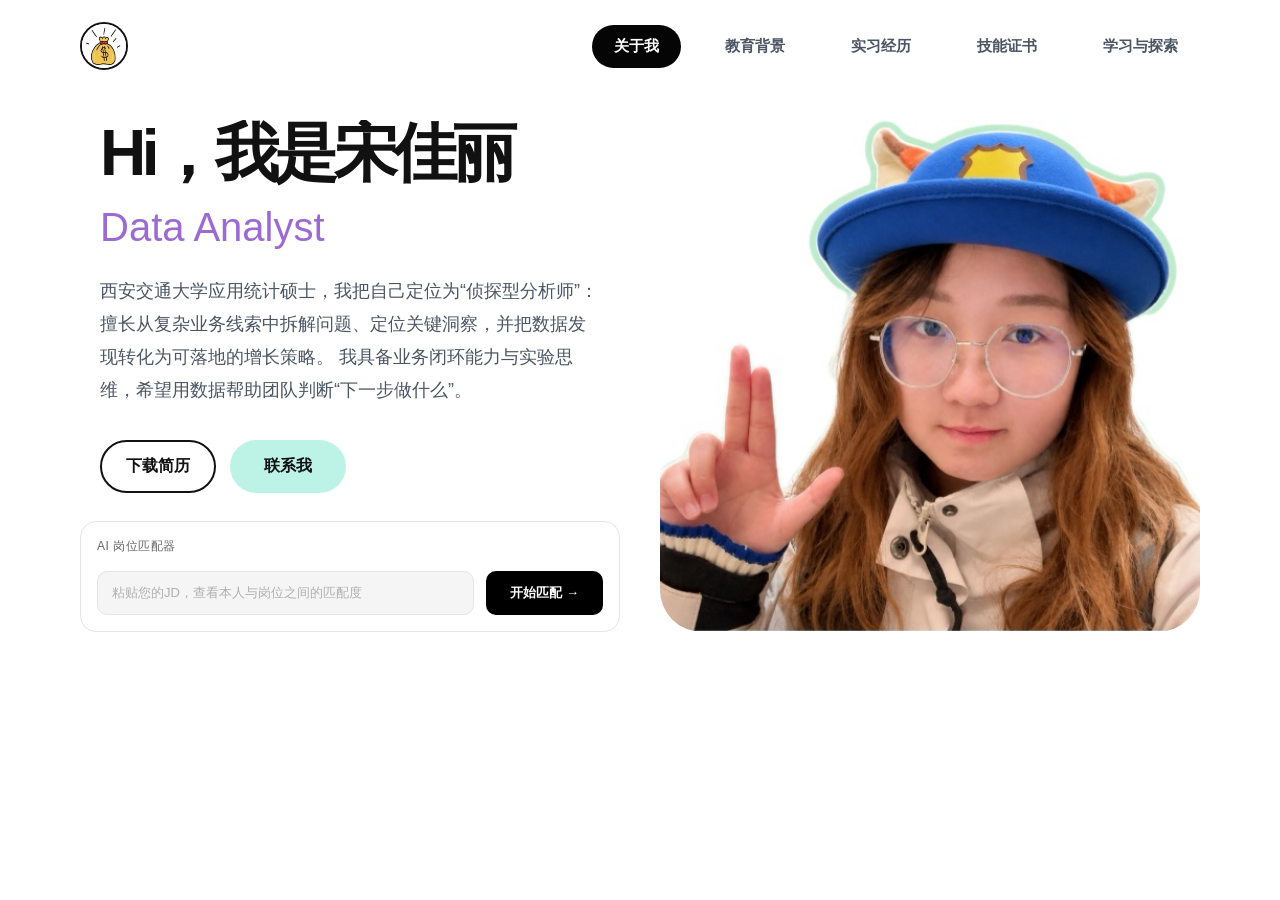
<file: resume-website/index.html>
<!DOCTYPE html>
<html lang="zh-CN">
<head>
  <meta charset="UTF-8">
  <meta name="viewport" content="width=device-width, initial-scale=1.0">
  <meta name="description" content="宋佳丽的个人面试介绍网站，展示教育经历、数据分析、商业分析与 AI 项目经历。">
  <title>宋佳丽｜个人面试介绍</title>
  <link rel="stylesheet" href="styles.css">
</head>
<body>
  <header class="site-header">
    <img class="logo logo-mark" src="xiaoxin2.jpg" alt="logo">
    <nav class="nav">
      <a class="active" href="index.html">关于我</a>
      <a href="education.html">教育背景</a>
      <a href="experience.html">实习经历</a>
      <a href="skills.html">技能证书</a>
      <a href="learning.html">学习与探索</a>
    </nav>
  </header>

  <main id="top" class="page">
    <section class="hero section">
      <div class="hero-left">
        <div class="hero-content">
          <h1>Hi，我是宋佳丽</h1>
          <p class="role-line">Data Analyst</p>
          <p class="summary">
            西安交通大学应用统计硕士，我把自己定位为“侦探型分析师”：
            擅长从复杂业务线索中拆解问题、定位关键洞察，并把数据发现转化为可落地的增长策略。
            我具备业务闭环能力与实验思维，希望用数据帮助团队判断“下一步做什么”。
          </p>
          <div class="actions">
            <a href="resume-data-analyst.pdf" class="button primary" download>下载简历</a>
            <button class="button secondary" type="button" id="openContact">联系我</button>
          </div>
        </div>

        <div class="ai-matcher">
          <div class="matcher-card">
            <p class="matcher-title">AI 岗位匹配器</p>
            <form id="matcherForm" class="matcher-form">
              <input type="text" id="jobDescription" class="job-input" placeholder="粘贴您的JD，查看本人与岗位之间的匹配度">
              <button type="submit" class="matcher-btn">开始匹配 →</button>
            </form>
            <div id="loadingSpinner" class="loading-spinner" style="display: none;">
              <div class="spinner"></div>
              <div class="progress-container">
                <div class="progress-bar">
                  <div class="progress-fill"></div>
                </div>
                <span class="progress-text">0%</span>
              </div>
            </div>
          </div>
        </div>
      </div>

      <aside class="profile-card" aria-label="个人照片与关键词">
        <div class="photo-frame">
          <img src="picture.jpg" alt="宋佳丽的个人照片">
        </div>
      </aside>
    </section>

    <!-- 匹配结果Modal -->
    <div class="match-modal" id="matchModal" aria-hidden="true">
      <div class="modal-backdrop" data-close-match></div>
      <section class="match-popup" role="dialog" aria-modal="true">
        <button class="modal-close" type="button" aria-label="关闭" data-close-match>×</button>
        <div id="matchModalContent"></div>
        <div class="modal-actions">
          <button type="button" class="button primary" id="closeMatchModal">关闭</button>
        </div>
      </section>
    </div>

  </main>

  <div class="contact-modal" id="contactModal" aria-hidden="true">
    <div class="modal-backdrop" data-close-contact></div>
    <section class="contact-popup" role="dialog" aria-modal="true" aria-labelledby="contactTitle">
      <button class="modal-close" type="button" aria-label="关闭联系卡片" data-close-contact>×</button>
      <div class="contact-sign">
        <p class="section-label">Contact Me</p>
        <h2 id="contactTitle">欢迎联系我</h2>
        <p class="contact-line">电话：<a href="tel:17722286435">17722286435</a></p>
        <p class="contact-line">邮箱：<a href="mailto:1910796430@qq.com">1910796430@qq.com</a></p>
      </div>
      <div class="contact-illustration" aria-hidden="true">
        <img src="labixiaoxin.jpg" alt="联系插图">
      </div>
    </section>
  </div>

  <script src="config.js"></script>
  <script src="script.js"></script>
</body>
</html>
</file>
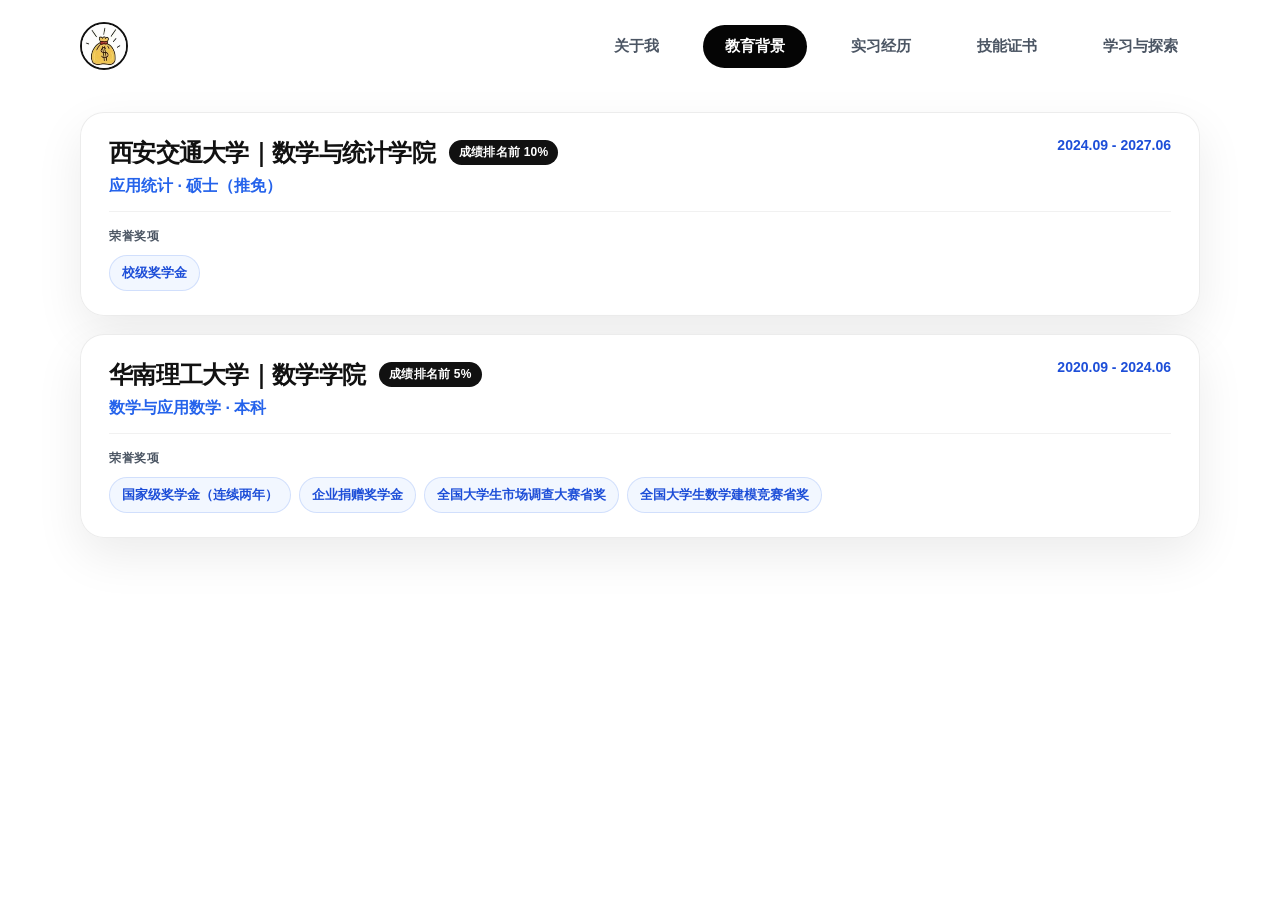
<file: resume-website/education.html>
<!DOCTYPE html>
<html lang="zh-CN">
<head>
  <meta charset="UTF-8">
  <meta name="viewport" content="width=device-width, initial-scale=1.0">
  <meta name="description" content="宋佳丽的教育背景页面，展示西安交通大学和华南理工大学学习经历、成绩排名与荣誉奖项。">
  <title>教育背景｜宋佳丽</title>
  <link rel="stylesheet" href="styles.css">
</head>
<body>
  <header class="site-header">
    <img class="logo logo-mark" src="xiaoxin2.jpg" alt="logo">
    <nav class="nav">
      <a href="index.html">关于我</a>
      <a class="active" href="education.html">教育背景</a>
      <a href="experience.html">实习经历</a>
      <a href="skills.html">技能证书</a>
      <a href="learning.html">学习与探索</a>
    </nav>
  </header>

  <main class="page subpage">
    <section class="section">
      <div class="edu-list">
        <article class="edu-card">
          <header class="edu-card-header">
            <div class="edu-card-title">
              <div class="edu-title-row">
                <h2>西安交通大学｜数学与统计学院</h2>
                <span class="edu-rank-inline">成绩排名前 10%</span>
              </div>
              <p class="edu-degree">应用统计 · 硕士（推免）</p>
            </div>
            <time class="edu-period">2024.09 - 2027.06</time>
          </header>

          <div class="edu-awards">
            <p class="edu-awards-label">荣誉奖项</p>
            <ul class="edu-award-tags">
              <li>校级奖学金</li>
            </ul>
          </div>
        </article>

        <article class="edu-card">
          <header class="edu-card-header">
            <div class="edu-card-title">
              <div class="edu-title-row">
                <h2>华南理工大学｜数学学院</h2>
                <span class="edu-rank-inline">成绩排名前 5%</span>
              </div>
              <p class="edu-degree">数学与应用数学 · 本科</p>
            </div>
            <time class="edu-period">2020.09 - 2024.06</time>
          </header>

          <div class="edu-awards">
            <p class="edu-awards-label">荣誉奖项</p>
            <ul class="edu-award-tags">
              <li>国家级奖学金（连续两年）</li>
              <li>企业捐赠奖学金</li>
              <li>全国大学生市场调查大赛省奖</li>
              <li>全国大学生数学建模竞赛省奖</li>
            </ul>
          </div>
        </article>
      </div>
    </section>
  </main>
</body>
</html>
</file>
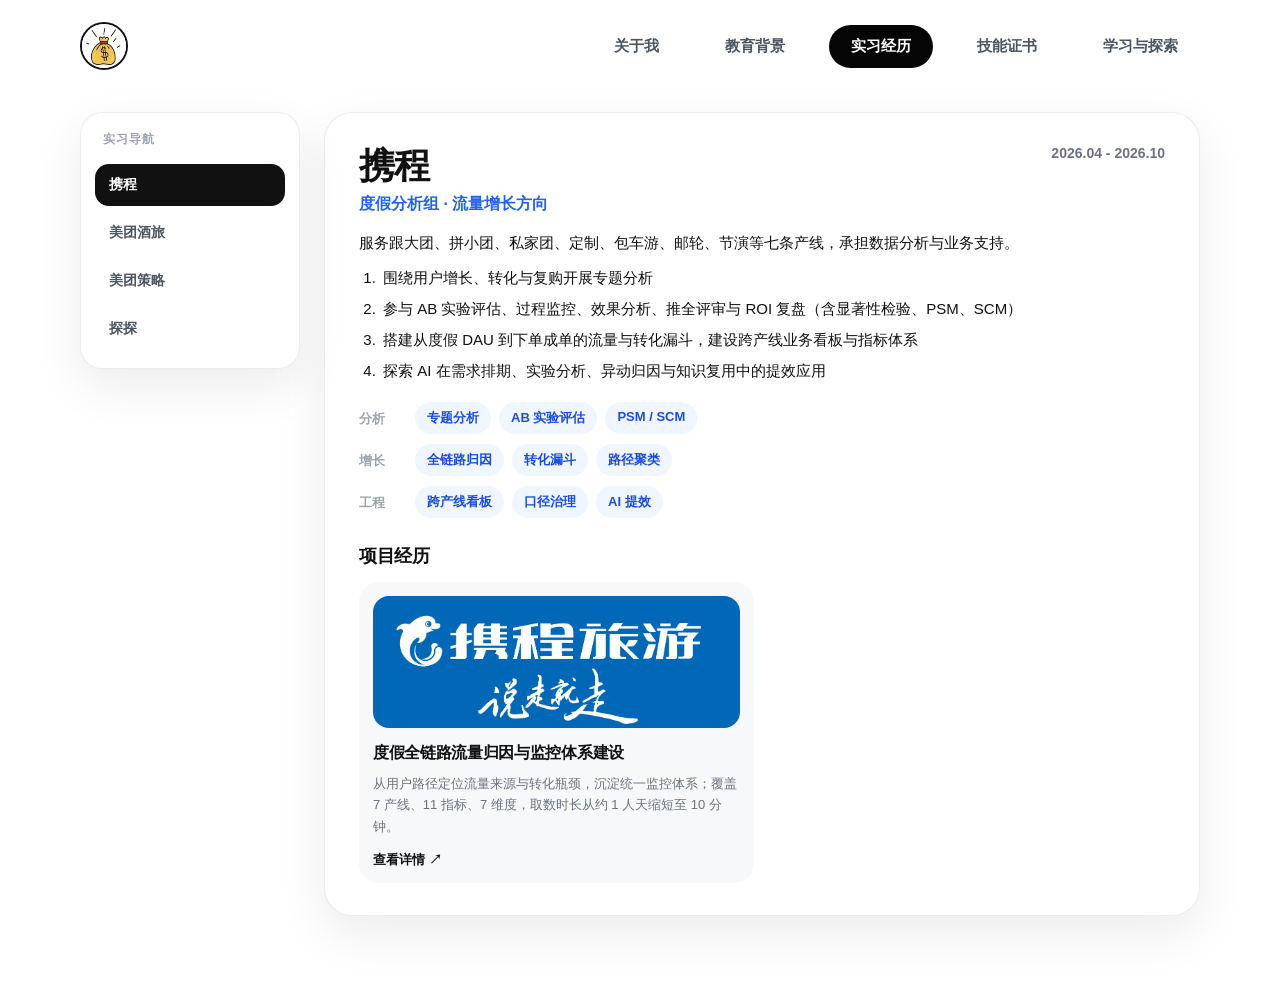
<file: resume-website/experience.html>
<!DOCTYPE html>
<html lang="zh-CN">
<head>
  <meta charset="UTF-8">
  <meta name="viewport" content="width=device-width, initial-scale=1.0">
  <meta name="description" content="宋佳丽的实习经历页面，展示流量增长、商业分析、策略分析与数据科学经历。">
  <title>实习经历｜宋佳丽</title>
  <link rel="stylesheet" href="styles.css">
</head>
<body>
  <header class="site-header">
    <img class="logo logo-mark" src="xiaoxin2.jpg" alt="logo">
    <nav class="nav">
      <a href="index.html">关于我</a>
      <a href="education.html">教育背景</a>
      <a class="active" href="experience.html">实习经历</a>
      <a href="skills.html">技能证书</a>
      <a href="learning.html">学习与探索</a>
    </nav>
  </header>

  <main class="page subpage">
    <section class="section side-shell">
      <aside class="side-nav" aria-label="实习经历导航">
        <p class="side-nav-label">实习导航</p>
        <button type="button" class="side-nav-item is-active" data-side-nav="ctrip">携程</button>
        <button type="button" class="side-nav-item" data-side-nav="meituan-hotel">美团酒旅</button>
        <button type="button" class="side-nav-item" data-side-nav="meituan-rec">美团策略</button>
        <button type="button" class="side-nav-item" data-side-nav="tantan">探探</button>
      </aside>

      <div class="side-content">
        <article class="exp-panel side-panel is-active" data-side-panel="ctrip">
          <div class="exp-top">
            <div class="exp-top-main">
              <h2 class="exp-company">携程</h2>
              <p class="exp-role">度假分析组 · 流量增长方向</p>
            </div>
            <time class="exp-time">2026.04 - 2026.10</time>
          </div>

          <div class="exp-summary">
            <p>服务跟大团、拼小团、私家团、定制、包车游、邮轮、节演等七条产线，承担数据分析与业务支持。</p>
            <ol class="exp-summary-list">
              <li>围绕用户增长、转化与复购开展专题分析</li>
              <li>参与 AB 实验评估、过程监控、效果分析、推全评审与 ROI 复盘（含显著性检验、PSM、SCM）</li>
              <li>搭建从度假 DAU 到下单成单的流量与转化漏斗，建设跨产线业务看板与指标体系</li>
              <li>探索 AI 在需求排期、实验分析、异动归因与知识复用中的提效应用</li>
            </ol>
          </div>

          <div class="exp-tag-rows">
            <div class="exp-tag-row">
              <span class="exp-tag-cat">分析</span>
              <div class="exp-tags">
                <span>专题分析</span>
                <span>AB 实验评估</span>
                <span>PSM / SCM</span>
              </div>
            </div>
            <div class="exp-tag-row">
              <span class="exp-tag-cat">增长</span>
              <div class="exp-tags">
                <span>全链路归因</span>
                <span>转化漏斗</span>
                <span>路径聚类</span>
              </div>
            </div>
            <div class="exp-tag-row">
              <span class="exp-tag-cat">工程</span>
              <div class="exp-tags">
                <span>跨产线看板</span>
                <span>口径治理</span>
                <span>AI 提效</span>
              </div>
            </div>
          </div>

          <div class="exp-projects">
            <div class="exp-projects-head">
              <h3>项目经历</h3>
            </div>
            <div class="exp-project-grid">
              <article class="exp-project-card">
                <div class="exp-project-cover has-image" aria-hidden="true">
                  <img src="trip.jpeg" alt="">
                </div>
                <h4>度假全链路流量归因与监控体系建设</h4>
                <p>从用户路径定位流量来源与转化瓶颈，沉淀统一监控体系；覆盖 7 产线、11 指标、7 维度，取数时长从约 1 人天缩短至 10 分钟。</p>
                <button type="button" class="exp-detail-link" data-open-project="ctrip-funnel">查看详情 ↗</button>
              </article>
            </div>
          </div>
        </article>

        <article class="exp-panel side-panel" data-side-panel="meituan-hotel" hidden>
          <div class="exp-top">
            <div class="exp-top-main">
              <h2 class="exp-company">美团</h2>
              <p class="exp-role">酒店旅行经营分析部 · 商业分析</p>
            </div>
            <time class="exp-time">2025.10 - 2026.02</time>
          </div>

          <div class="exp-summary">
            <ol class="exp-summary-list">
              <li>主导规划频道数据看板建设</li>
              <li>重构月度经营分析核心指标</li>
              <li>参与酒店旅行效率性动线项目，通过用户行为洞察与策略落地，挖掘频道页转化增量</li>
              <li>日常数据分析与看板维护，促进策略增长</li>
            </ol>
          </div>

          <div class="exp-tag-rows">
            <div class="exp-tag-row">
              <span class="exp-tag-cat">分析</span>
              <div class="exp-tags">
                <span>频道监控</span>
                <span>MBR 归因</span>
                <span>用户分层</span>
              </div>
            </div>
            <div class="exp-tag-row">
              <span class="exp-tag-cat">增长</span>
              <div class="exp-tags">
                <span>效率型动线</span>
                <span>及时当地</span>
                <span>猜喜承接</span>
              </div>
            </div>
            <div class="exp-tag-row">
              <span class="exp-tag-cat">工程</span>
              <div class="exp-tags">
                <span>双层看板</span>
                <span>埋点设计</span>
                <span>AB 实验</span>
              </div>
            </div>
          </div>

          <div class="exp-projects">
            <div class="exp-projects-head">
              <h3>项目经历</h3>
            </div>
            <div class="exp-project-grid exp-project-grid--3">
              <article class="exp-project-card">
                <div class="exp-project-cover has-image" aria-hidden="true">
                  <img src="mt1.jpg" alt="">
                </div>
                <h4>频道数据看板建设</h4>
                <p>搭建频道总体漏斗与关键模块双层监控，上线当月定位迪士尼秒杀点击率异常，并为猜喜设置活动期 / 日常期双基准线。</p>
                <button type="button" class="exp-detail-link" data-open-project="meituan-board">查看详情 ↗</button>
              </article>
              <article class="exp-project-card">
                <div class="exp-project-cover has-image" aria-hidden="true">
                  <img src="mt2.webp" alt="">
                </div>
                <h4>月度经营分析 MBR 异动归因</h4>
                <p>从心智与交易规模双视角重构核心指标，按子分母、渠道入口、本异地用户拆解，系统定位波动根源。</p>
                <button type="button" class="exp-detail-link" data-open-project="meituan-mbr">查看详情 ↗</button>
              </article>
              <article class="exp-project-card">
                <div class="exp-project-cover has-image" aria-hidden="true">
                  <img src="mt3.webp" alt="">
                </div>
                <h4>酒店效率型动线 · 及时当地承接</h4>
                <p>激活占频道 37% 的仅空搜用户，推动猜喜及时当地场景转化率由 3.2% 提升至 12.6%，实现频道页订单净增长。</p>
                <button type="button" class="exp-detail-link" data-open-project="meituan-plan">查看详情 ↗</button>
              </article>
            </div>
          </div>
        </article>

        <article class="exp-panel side-panel" data-side-panel="meituan-rec" hidden>
          <div class="exp-top">
            <div class="exp-top-main">
              <h2 class="exp-company">美团</h2>
              <p class="exp-role">推荐产品部 · 策略分析</p>
            </div>
            <time class="exp-time">2025.08 - 2025.10</time>
          </div>

          <p class="exp-summary">
            负责首页低价推荐专项，验证低价便宜供给能否撬动下沉用户活跃。
            精准圈定下沉目标人群、设计差异化承接策略，通过假设驱动分析与 AB 实验落地，最终推动下沉市场 DAU 有效提升。
          </p>

          <div class="exp-tag-rows">
            <div class="exp-tag-row">
              <span class="exp-tag-cat">增长</span>
              <div class="exp-tags">
                <span>下沉渗透</span>
                <span>低价供给</span>
                <span>DAU 提升</span>
              </div>
            </div>
            <div class="exp-tag-row">
              <span class="exp-tag-cat">策略</span>
              <div class="exp-tags">
                <span>人群圈选</span>
                <span>三层承接</span>
                <span>异动归因</span>
              </div>
            </div>
            <div class="exp-tag-row">
              <span class="exp-tag-cat">实验</span>
              <div class="exp-tags">
                <span>AB 实验</span>
                <span>假设验证</span>
                <span>供给优化</span>
              </div>
            </div>
          </div>

          <div class="exp-projects">
            <div class="exp-projects-head">
              <h3>项目经历</h3>
            </div>
            <div class="exp-project-grid">
              <article class="exp-project-card">
                <div class="exp-project-cover has-image" aria-hidden="true">
                  <img src="mt4.jpg" alt="">
                </div>
                <h4>下沉市场便宜货策略 · 首页推荐</h4>
                <p>方案被采纳；覆盖 30% 日活用户的 AB 实验中，实验组 DAU 相对对照组提升 6 个百分点，全量估算预计为到餐带来近 70 万日活提升。</p>
                <button type="button" class="exp-detail-link" data-open-project="meituan-rec">查看详情 ↗</button>
              </article>
            </div>
          </div>
        </article>

        <article class="exp-panel side-panel" data-side-panel="tantan" hidden>
          <div class="exp-top">
            <div class="exp-top-main">
              <h2 class="exp-company">探探</h2>
              <p class="exp-role">核心算法部 · 数据科学</p>
            </div>
            <time class="exp-time">2025.06 - 2025.08</time>
          </div>

          <p class="exp-summary">
            为提升高付费男性用户群体的次留率，提出「双高留存实验」：在圈选女性卡片中插入一张高付费男性 ad 卡，
            增加目标群体卡片曝光，从而提升用户留存、配对渗透及付费转化等核心指标。
          </p>

          <div class="exp-tag-rows">
            <div class="exp-tag-row">
              <span class="exp-tag-cat">实验</span>
              <div class="exp-tags">
                <span>AB 实验</span>
                <span>留存分析</span>
                <span>付费转化</span>
              </div>
            </div>
            <div class="exp-tag-row">
              <span class="exp-tag-cat">工程</span>
              <div class="exp-tags">
                <span>PySpark</span>
                <span>Hive SQL</span>
                <span>Tableau</span>
              </div>
            </div>
          </div>

          <div class="exp-projects">
            <div class="exp-projects-head">
              <h3>项目经历</h3>
            </div>
            <div class="exp-project-grid">
              <article class="exp-project-card">
                <div class="exp-project-cover has-image" aria-hidden="true">
                  <img src="tantan.webp" alt="">
                </div>
                <h4>双高留存实验与投放优化</h4>
                <p>调整 ad 卡曝光策略提升配对渗透 40%，实验组付费转化提升 0.32%；分时投放推动目标用户次留率提升 15%。</p>
                <button type="button" class="exp-detail-link" data-open-project="tantan-retain">查看详情 ↗</button>
              </article>
            </div>
          </div>
        </article>
      </div>
    </section>
  </main>

  <div class="project-modal" id="projectModal" aria-hidden="true">
    <div class="modal-backdrop" data-close-project></div>
    <section class="project-modal-panel" role="dialog" aria-modal="true" aria-labelledby="projectModalTitle">
      <div class="project-modal-scroll">
        <header class="project-modal-header">
          <h2 id="projectModalTitle"></h2>
          <p class="project-modal-process" id="projectModalProcess"></p>
        </header>

        <div class="project-modal-section">
          <div class="project-modal-section-title">
            <h3>核心职责</h3>
            <p>CORE RESPONSIBILITIES</p>
          </div>
          <div class="project-resp-grid" id="projectRespGrid"></div>
        </div>

        <div class="project-modal-section project-modal-results-box">
          <div class="project-modal-section-title">
            <h3>核心成果</h3>
            <p>CORE RESULTS</p>
          </div>
          <div class="project-result-grid" id="projectResultGrid"></div>
        </div>
      </div>

      <div class="project-modal-footer">
        <button type="button" class="button primary" data-close-project>关闭</button>
      </div>
    </section>
  </div>

  <script src="script.js"></script>
</body>
</html>
</file>
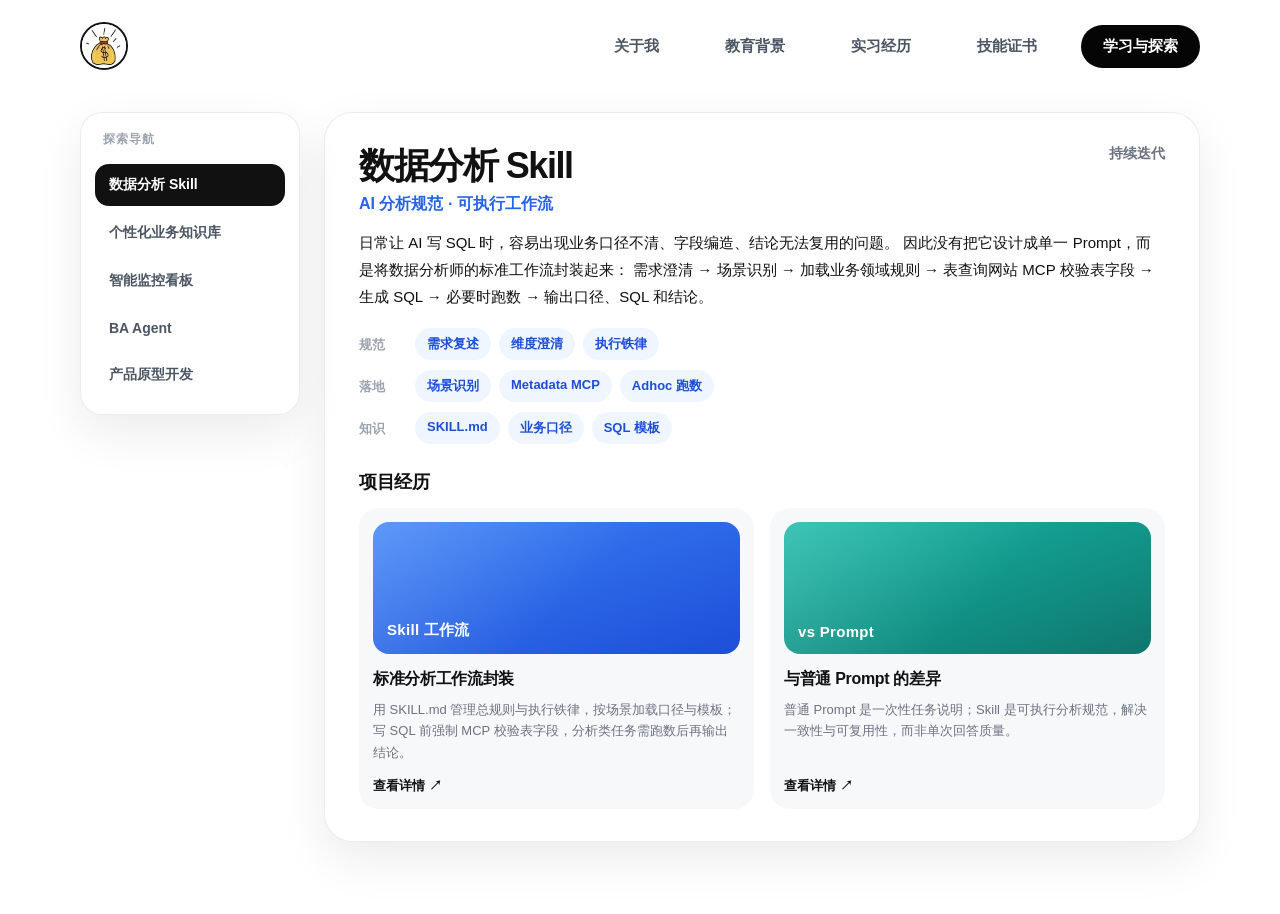
<file: resume-website/learning.html>
<!DOCTYPE html>
<html lang="zh-CN">
<head>
  <meta charset="UTF-8">
  <meta name="viewport" content="width=device-width, initial-scale=1.0">
  <meta name="description" content="宋佳丽的学习与探索页面，展示数据分析 Skill、业务知识库、智能监控、BA Agent 与产品原型实践。">
  <title>学习与探索｜宋佳丽</title>
  <link rel="stylesheet" href="styles.css">
</head>
<body>
  <header class="site-header">
    <img class="logo logo-mark" src="xiaoxin2.jpg" alt="logo">
    <nav class="nav">
      <a href="index.html">关于我</a>
      <a href="education.html">教育背景</a>
      <a href="experience.html">实习经历</a>
      <a href="skills.html">技能证书</a>
      <a class="active" href="learning.html">学习与探索</a>
    </nav>
  </header>

  <main class="page subpage">
    <section class="section side-shell">
      <aside class="side-nav" aria-label="学习与探索导航">
        <p class="side-nav-label">探索导航</p>
        <button type="button" class="side-nav-item is-active" data-side-nav="skill">数据分析 Skill</button>
        <button type="button" class="side-nav-item" data-side-nav="knowledge">个性化业务知识库</button>
        <button type="button" class="side-nav-item" data-side-nav="monitor">智能监控看板</button>
        <button type="button" class="side-nav-item" data-side-nav="ba-agent">BA Agent</button>
        <button type="button" class="side-nav-item" data-side-nav="jd-match">产品原型开发</button>
      </aside>

      <div class="side-content">
        <article class="exp-panel side-panel is-active" data-side-panel="skill">
          <div class="exp-top">
            <div class="exp-top-main">
              <h2 class="exp-company">数据分析 Skill</h2>
              <p class="exp-role">AI 分析规范 · 可执行工作流</p>
            </div>
            <time class="exp-time">持续迭代</time>
          </div>

          <p class="exp-summary">
            日常让 AI 写 SQL 时，容易出现业务口径不清、字段编造、结论无法复用的问题。
            因此没有把它设计成单一 Prompt，而是将数据分析师的标准工作流封装起来：
            需求澄清 → 场景识别 → 加载业务领域规则 → 表查询网站 MCP 校验表字段 → 生成 SQL → 必要时跑数 → 输出口径、SQL 和结论。
          </p>

          <div class="exp-tag-rows">
            <div class="exp-tag-row">
              <span class="exp-tag-cat">规范</span>
              <div class="exp-tags">
                <span>需求复述</span>
                <span>维度澄清</span>
                <span>执行铁律</span>
              </div>
            </div>
            <div class="exp-tag-row">
              <span class="exp-tag-cat">落地</span>
              <div class="exp-tags">
                <span>场景识别</span>
                <span>Metadata MCP</span>
                <span>Adhoc 跑数</span>
              </div>
            </div>
            <div class="exp-tag-row">
              <span class="exp-tag-cat">知识</span>
              <div class="exp-tags">
                <span>SKILL.md</span>
                <span>业务口径</span>
                <span>SQL 模板</span>
              </div>
            </div>
          </div>

          <div class="exp-projects">
            <div class="exp-projects-head">
              <h3>项目经历</h3>
            </div>
            <div class="exp-project-grid">
              <article class="exp-project-card">
                <div class="exp-project-cover tone-blue" aria-hidden="true"><span>Skill 工作流</span></div>
                <h4>标准分析工作流封装</h4>
                <p>用 SKILL.md 管理总规则与执行铁律，按场景加载口径与模板；写 SQL 前强制 MCP 校验表字段，分析类任务需跑数后再输出结论。</p>
                <button type="button" class="exp-detail-link" data-open-project="learn-skill-flow">查看详情 ↗</button>
              </article>
              <article class="exp-project-card">
                <div class="exp-project-cover tone-teal" aria-hidden="true"><span>vs Prompt</span></div>
                <h4>与普通 Prompt 的差异</h4>
                <p>普通 Prompt 是一次性任务说明；Skill 是可执行分析规范，解决一致性与可复用性，而非单次回答质量。</p>
                <button type="button" class="exp-detail-link" data-open-project="learn-skill-diff">查看详情 ↗</button>
              </article>
            </div>
          </div>
        </article>

        <article class="exp-panel side-panel" data-side-panel="knowledge" hidden>
          <div class="exp-top">
            <div class="exp-top-main">
              <h2 class="exp-company">个性化业务知识库</h2>
              <p class="exp-role">AI 工作系统 · 长期记忆与闭环</p>
            </div>
            <time class="exp-time">持续迭代</time>
          </div>

          <p class="exp-summary">
            将数据分析 Skill 设计为 AI 的「做事流程」，将业务知识库设计为 AI 的「业务记忆」：
            前者保证分析过程规范可复用，后者保证基于正确业务口径完成分析。
            出发点是解决：每次新对话重复介绍背景、同类错误反复发生、历史方法散落难复用。
          </p>

          <div class="exp-tag-rows">
            <div class="exp-tag-row">
              <span class="exp-tag-cat">配置</span>
              <div class="exp-tags">
                <span>DNA.md</span>
                <span>CLAUDE.md</span>
                <span>Heartbeat.md</span>
              </div>
            </div>
            <div class="exp-tag-row">
              <span class="exp-tag-cat">知识</span>
              <div class="exp-tags">
                <span>方法论库</span>
                <span>业务方案库</span>
                <span>双索引检索</span>
              </div>
            </div>
            <div class="exp-tag-row">
              <span class="exp-tag-cat">提效</span>
              <div class="exp-tags">
                <span>开工收工</span>
                <span>错误进化</span>
                <span>周省 4–5h</span>
              </div>
            </div>
          </div>

          <div class="exp-projects">
            <div class="exp-projects-head">
              <h3>项目经历</h3>
            </div>
            <div class="exp-project-grid">
              <article class="exp-project-card">
                <div class="exp-project-cover tone-violet" aria-hidden="true"><span>四层系统</span></div>
                <h4>角色配置 · 知识索引 · 错误进化 · 工作流自动化</h4>
                <p>开工准备 15–20 分钟→约 2 分钟；方案检索 10–15 分钟→约 30 秒；脚本编写 1–2 小时→15–30 分钟。</p>
                <button type="button" class="exp-detail-link" data-open-project="learn-knowledge">查看详情 ↗</button>
              </article>
            </div>
          </div>
        </article>

        <article class="exp-panel side-panel" data-side-panel="monitor" hidden>
          <div class="exp-top">
            <div class="exp-top-main">
              <h2 class="exp-company">智能监控看板</h2>
              <p class="exp-role">指标异动识别 · 初步归因</p>
            </div>
            <time class="exp-time">业务实践</time>
          </div>

          <p class="exp-summary">
            常规看板一旦指标波动，仍需分析师人工监控判断。于是在流量看板基础上，增加
            「异常发现 → 自动下钻 → 初步归因 → 结论生成」的 AI 分析能力，把重复取数排查转化为看板预警 + 自动初步归因。
          </p>

          <div class="exp-tag-rows">
            <div class="exp-tag-row">
              <span class="exp-tag-cat">监控</span>
              <div class="exp-tags">
                <span>指标事实层</span>
                <span>动态阈值</span>
                <span>异常标记</span>
              </div>
            </div>
            <div class="exp-tag-row">
              <span class="exp-tag-cat">归因</span>
              <div class="exp-tags">
                <span>诊断树</span>
                <span>漏斗下钻</span>
                <span>来源拆解</span>
              </div>
            </div>
            <div class="exp-tag-row">
              <span class="exp-tag-cat">AI</span>
              <div class="exp-tags">
                <span>任务编排</span>
                <span>知识检索</span>
                <span>结构化报告</span>
              </div>
            </div>
          </div>

          <div class="exp-projects">
            <div class="exp-projects-head">
              <h3>项目经历</h3>
            </div>
            <div class="exp-project-grid">
              <article class="exp-project-card">
                <div class="exp-project-cover tone-orange" aria-hidden="true"><span>异动归因</span></div>
                <h4>异常发现 — 自动下钻 — 初步归因 — 结论生成</h4>
                <p>AI 负责编排、检索与报告；指标计算与阈值判断由 SQL / 预计算完成，保证结论可复核。</p>
                <button type="button" class="exp-detail-link" data-open-project="learn-monitor">查看详情 ↗</button>
              </article>
            </div>
          </div>
        </article>

        <article class="exp-panel side-panel" data-side-panel="ba-agent" hidden>
          <div class="exp-top">
            <div class="exp-top-main">
              <h2 class="exp-company">BA Agent</h2>
              <p class="exp-role">架构设计 · AB 实验场景</p>
            </div>
            <time class="exp-time">业务实践</time>
          </div>

          <p class="exp-summary">
            参与度假 BA Agent 的架构设计与 AB 实验场景建设。
            核心思路是不让大模型直接承担所有计算，而是采用「LLM 做理解和编排，代码做计算和校验」的架构，在效率与结果可信度之间做好平衡。
          </p>

          <div class="exp-tag-rows">
            <div class="exp-tag-row">
              <span class="exp-tag-cat">架构</span>
              <div class="exp-tags">
                <span>Planner</span>
                <span>Worker</span>
                <span>Supervisor</span>
              </div>
            </div>
            <div class="exp-tag-row">
              <span class="exp-tag-cat">能力</span>
              <div class="exp-tags">
                <span>SQL / Python</span>
                <span>UDF 检验</span>
                <span>贡献度拆解</span>
              </div>
            </div>
            <div class="exp-tag-row">
              <span class="exp-tag-cat">可靠</span>
              <div class="exp-tags">
                <span>计算固化</span>
                <span>质量校验</span>
                <span>鲁棒性测试</span>
              </div>
            </div>
          </div>

          <div class="exp-projects">
            <div class="exp-projects-head">
              <h3>项目经历</h3>
            </div>
            <div class="exp-project-grid">
              <article class="exp-project-card">
                <div class="exp-project-cover tone-rose" aria-hidden="true"><span>AB 场景</span></div>
                <h4>四层 Agent 架构与 AB 实验闭环</h4>
                <p>Planner 路由场景 → Worker 执行流程 → Skills 完成取数与检验 → Supervisor 控制重试与质量校验。</p>
                <button type="button" class="exp-detail-link" data-open-project="learn-ba-agent">查看详情 ↗</button>
              </article>
            </div>
          </div>
        </article>

        <article class="exp-panel side-panel" data-side-panel="jd-match" hidden>
          <div class="exp-top">
            <div class="exp-top-main">
              <h2 class="exp-company">产品原型开发</h2>
              <p class="exp-role">JD 简历智能匹配 · 前后端与 Agent 闭环</p>
            </div>
            <time class="exp-time">个人项目</time>
          </div>

          <p class="exp-summary">
            以 AI 辅助 Vibe Coding 完成个人网站「JD 与数据分析简历智能匹配」功能，
            帮助 HR 或求职者快速判断岗位匹配程度；形成从业务需求拆解、PRD、数据结构到前后端联调与 Agent 接入的完整思路。
          </p>

          <div class="exp-tag-rows">
            <div class="exp-tag-row">
              <span class="exp-tag-cat">产品</span>
              <div class="exp-tags">
                <span>PRD</span>
                <span>JSON Schema</span>
                <span>评分权重</span>
              </div>
            </div>
            <div class="exp-tag-row">
              <span class="exp-tag-cat">工程</span>
              <div class="exp-tags">
                <span>前端可视化</span>
                <span>后端调度</span>
                <span>Agent 比对</span>
              </div>
            </div>
            <div class="exp-tag-row">
              <span class="exp-tag-cat">评估</span>
              <div class="exp-tags">
                <span>学历经验</span>
                <span>技能软技能</span>
                <span>稳定性测试</span>
              </div>
            </div>
          </div>

          <div class="exp-projects">
            <div class="exp-projects-head">
              <h3>项目经历</h3>
            </div>
            <div class="exp-project-grid">
              <article class="exp-project-card">
                <div class="exp-project-cover tone-blue" aria-hidden="true"><span>JD 匹配</span></div>
                <h4>JD 与数据分析简历智能匹配</h4>
                <p>输出学历、工作经验、技能、软技能四维评分、匹配亮点、能力缺口与整体推荐建议。</p>
                <button type="button" class="exp-detail-link" data-open-project="learn-jd-match">查看详情 ↗</button>
              </article>
            </div>
          </div>
        </article>
      </div>
    </section>
  </main>

  <div class="project-modal" id="projectModal" aria-hidden="true">
    <div class="modal-backdrop" data-close-project></div>
    <section class="project-modal-panel" role="dialog" aria-modal="true" aria-labelledby="projectModalTitle">
      <div class="project-modal-scroll">
        <header class="project-modal-header">
          <h2 id="projectModalTitle"></h2>
          <p class="project-modal-process" id="projectModalProcess"></p>
        </header>

        <div class="project-modal-section">
          <div class="project-modal-section-title">
            <h3>核心职责</h3>
            <p>CORE RESPONSIBILITIES</p>
          </div>
          <div class="project-resp-grid" id="projectRespGrid"></div>
        </div>

        <div class="project-modal-section project-modal-results-box">
          <div class="project-modal-section-title">
            <h3>核心成果</h3>
            <p>CORE RESULTS</p>
          </div>
          <div class="project-result-grid" id="projectResultGrid"></div>
        </div>
      </div>

      <div class="project-modal-footer">
        <button type="button" class="button primary" data-close-project>关闭</button>
      </div>
    </section>
  </div>

  <script src="script.js"></script>
</body>
</html>
</file>
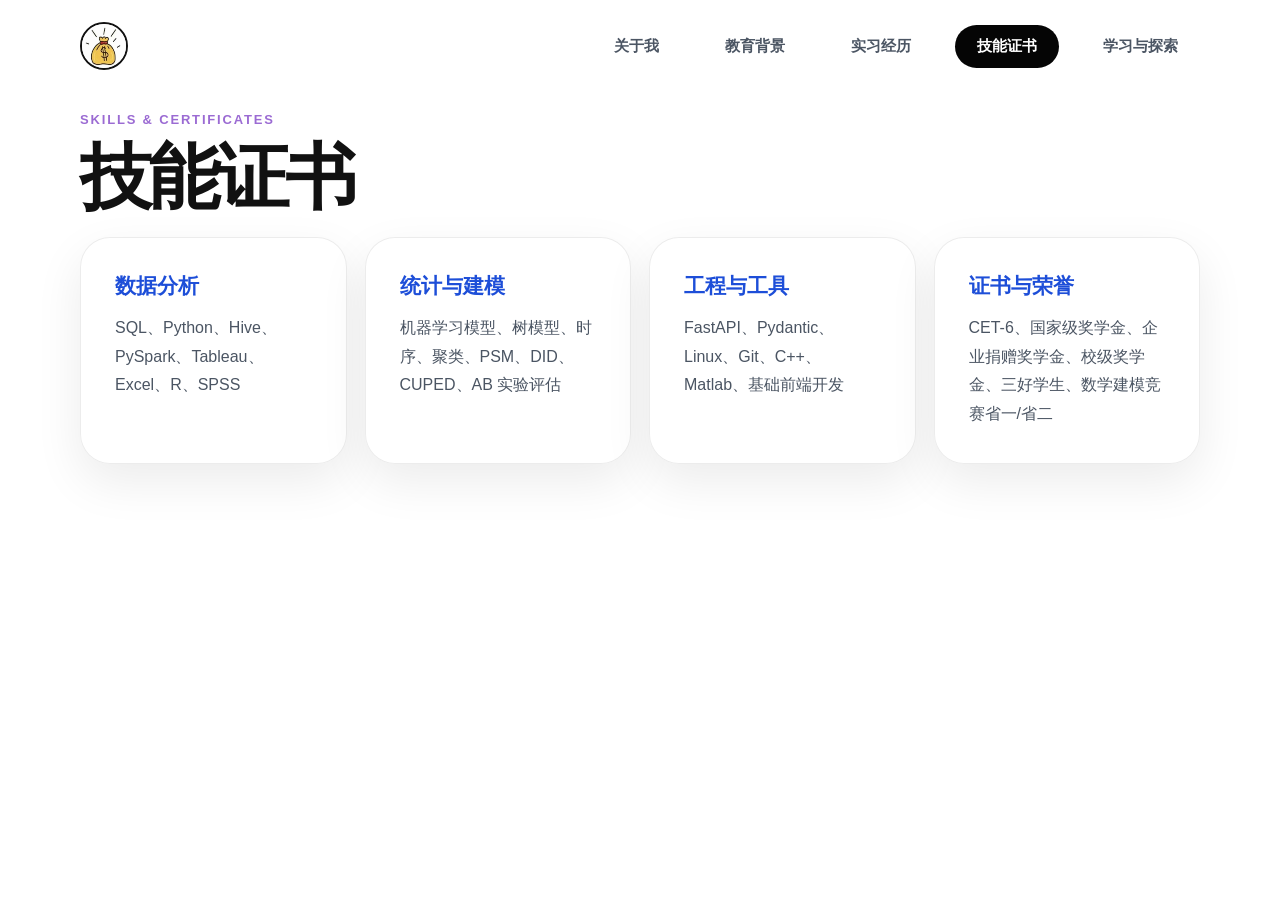
<file: resume-website/skills.html>
<!DOCTYPE html>
<html lang="zh-CN">
<head>
  <meta charset="UTF-8">
  <meta name="viewport" content="width=device-width, initial-scale=1.0">
  <meta name="description" content="宋佳丽的技能证书页面，展示数据分析、统计建模、工程工具与证书荣誉。">
  <title>技能证书｜宋佳丽</title>
  <link rel="stylesheet" href="styles.css">
</head>
<body>
  <header class="site-header">
    <img class="logo logo-mark" src="xiaoxin2.jpg" alt="logo">
    <nav class="nav">
      <a href="index.html">关于我</a>
      <a href="education.html">教育背景</a>
      <a href="experience.html">实习经历</a>
      <a class="active" href="skills.html">技能证书</a>
      <a href="learning.html">学习与探索</a>
    </nav>
  </header>

  <main class="page subpage">
    <section class="section">
      <div class="section-heading">
        <p class="section-label">Skills & Certificates</p>
        <h1 class="page-title">技能证书</h1>
      </div>
      <div class="skill-grid">
        <article class="card skill-card">
          <h3>数据分析</h3>
          <p>SQL、Python、Hive、PySpark、Tableau、Excel、R、SPSS</p>
        </article>
        <article class="card skill-card">
          <h3>统计与建模</h3>
          <p>机器学习模型、树模型、时序、聚类、PSM、DID、CUPED、AB 实验评估</p>
        </article>
        <article class="card skill-card">
          <h3>工程与工具</h3>
          <p>FastAPI、Pydantic、Linux、Git、C++、Matlab、基础前端开发</p>
        </article>
        <article class="card skill-card">
          <h3>证书与荣誉</h3>
          <p>CET-6、国家级奖学金、企业捐赠奖学金、校级奖学金、三好学生、数学建模竞赛省一/省二</p>
        </article>
      </div>
    </section>
  </main>
</body>
</html>
</file>
<file: resume-website/styles.css>
* {
  box-sizing: border-box;
}

:root {
  --bg: #ffffff;
  --card: rgba(255, 255, 255, 0.94);
  --text: #111111;
  --muted: #4b5563;
  --primary: #2563eb;
  --primary-dark: #1d4ed8;
  --accent: #9b6bd3;
  --mint: #bdf3e7;
  --outline: #55d5bd;
  --warm: #f97316;
  --line: rgba(37, 99, 235, 0.16);
  --shadow: 0 18px 48px rgba(17, 17, 17, 0.08);
}

html {
  scroll-behavior: smooth;
}

body {
  margin: 0;
  font-family: Arial, "Microsoft YaHei", sans-serif;
  color: var(--text);
  background: var(--bg);
}

.site-header {
  position: sticky;
  top: 0;
  z-index: 10;
  display: flex;
  align-items: center;
  justify-content: space-between;
  width: min(1120px, 92%);
  margin: 0 auto;
  padding: 22px 0;
  border: 0;
  border-radius: 0;
  background: rgba(255, 255, 255, 0.88);
  box-shadow: none;
  backdrop-filter: blur(16px);
}

.logo {
  color: var(--text);
  font-size: 18px;
  font-weight: 800;
  text-decoration: none;
}

.logo-mark {
  display: inline-flex;
  align-items: center;
  justify-content: center;
  width: 48px;
  height: 48px;
  border: 2px solid #111111;
  border-radius: 50%;
  font-size: 16px;
  font-weight: 900;
  letter-spacing: -0.04em;
  background: #ffffff;
}

.nav {
  display: flex;
  gap: 22px;
  align-items: center;
}

.nav a {
  color: var(--muted);
  padding: 12px 22px;
  border-radius: 999px;
  font-size: 15px;
  font-weight: 700;
  text-decoration: none;
}

.nav a:hover {
  color: var(--primary);
}

.nav a.active {
  color: #ffffff;
  background: #050505;
}

.page {
  width: min(1120px, 92%);
  margin: 0 auto;
  padding: 20px 0 72px;
}

.subpage {
  padding-top: 8px;
}

.subpage > .section {
  margin-top: 12px;
}

.section {
  margin-top: 28px;
  scroll-margin-top: 96px;
}

.hero.section {
  margin-top: 8px;
}

.hero {
  display: grid;
  grid-template-columns: 1fr 1fr;
  gap: 40px;
  align-items: stretch;
  min-height: 0;
}

.hero-left {
  display: flex;
  flex-direction: column;
  justify-content: space-between;
  gap: 28px;
  min-width: 0;
}

.hero-content,
.profile-card,
.card {
  border: 1px solid rgba(17, 17, 17, 0.08);
  border-radius: 30px;
  background: var(--card);
  box-shadow: var(--shadow);
  backdrop-filter: blur(18px);
}

.hero-content {
  position: relative;
  display: flex;
  flex-direction: column;
  justify-content: flex-start;
  overflow: hidden;
  padding: 0 20px;
  border: 0;
  border-radius: 0;
  background: transparent;
  box-shadow: none;
  backdrop-filter: none;
  min-width: 0;
}

.profile-card {
  position: relative;
  display: flex;
  flex-direction: column;
  height: 100%;
  min-height: 0;
  gap: 0;
  padding: 0;
  border: 0;
  background: transparent;
  box-shadow: none;
  backdrop-filter: none;
}

.photo-frame {
  position: relative;
  flex: 1;
  min-height: 0;
  height: 100%;
  padding: 0;
  border-radius: 42px;
  background: transparent;
  overflow: hidden;
}

.photo-frame img {
  display: block;
  width: 100%;
  height: 100%;
  object-fit: cover;
  object-position: center top;
  border-radius: 0;
  background: transparent;
  box-shadow: none;
}

h1 {
  margin: 0;
  font-size: clamp(42px, 6.5vw, 64px);
  line-height: 1.04;
  letter-spacing: -0.07em;
}

.role-line {
  margin: 16px 0 0;
  color: var(--accent);
  font-size: clamp(28px, 4vw, 40px);
  line-height: 1.2;
  font-weight: 500;
}

h2 {
  margin: 0 0 20px;
  font-size: clamp(26px, 3vw, 36px);
  letter-spacing: -0.03em;
}

h3 {
  margin: 0;
  font-size: 21px;
}

.page-title {
  margin: 0 0 20px;
  font-size: clamp(40px, 7vw, 72px);
  line-height: 1.08;
  letter-spacing: -0.05em;
}

.summary {
  position: relative;
  z-index: 1;
  max-width: 670px;
  margin: 24px 0 0;
  color: var(--muted);
  font-size: 18px;
  line-height: 1.85;
}

.actions {
  display: flex;
  flex-wrap: wrap;
  gap: 14px;
  margin-top: 32px;
}

.button {
  display: inline-flex;
  align-items: center;
  justify-content: center;
  min-width: 116px;
  padding: 14px 24px;
  border-radius: 999px;
  border: 0;
  font: inherit;
  font-weight: 700;
  text-decoration: none;
  cursor: pointer;
  transition: transform 0.2s ease, box-shadow 0.2s ease;
}

.button:hover {
  transform: translateY(-2px);
}

.primary {
  color: #111111;
  border: 2px solid #111111;
  background: #ffffff;
  box-shadow: none;
}

.secondary {
  color: #111111;
  background: var(--mint);
}

.card {
  padding: 34px;
}

.card p {
  margin: 0;
  color: var(--muted);
  line-height: 1.8;
}

.section-label {
  margin: 0 0 12px;
  color: var(--accent);
  font-size: 13px;
  font-weight: 900;
  letter-spacing: 0.14em;
  text-transform: uppercase;
}

.section-heading {
  margin-bottom: 18px;
}

time {
  flex: 0 0 auto;
  color: var(--primary-dark);
  font-weight: 800;
}

.side-shell {
  display: grid;
  grid-template-columns: 220px minmax(0, 1fr);
  gap: 24px;
  align-items: start;
  margin-top: 8px;
}

.side-nav {
  position: sticky;
  top: 88px;
  display: flex;
  flex-direction: column;
  gap: 6px;
  padding: 18px 14px;
  border: 1px solid rgba(17, 17, 17, 0.08);
  border-radius: 22px;
  background: #ffffff;
  box-shadow: var(--shadow);
}

.side-nav-label {
  margin: 0 8px 10px;
  color: #9ca3af;
  font-size: 12px;
  font-weight: 700;
  letter-spacing: 0.08em;
}

.side-nav-item {
  display: block;
  width: 100%;
  padding: 12px 14px;
  border: 0;
  border-radius: 14px;
  background: transparent;
  color: #4b5563;
  font: inherit;
  font-size: 14px;
  font-weight: 700;
  text-align: left;
  cursor: pointer;
  transition: background 0.2s ease, color 0.2s ease;
}

.side-nav-item:hover {
  color: var(--primary);
  background: rgba(239, 246, 255, 0.9);
}

.side-nav-item.is-active {
  color: #ffffff;
  background: #111111;
}

.side-content {
  min-width: 0;
}

.side-panel[hidden] {
  display: none;
}

.side-panel {
  margin: 0;
}

.exp-panel {
  padding: 32px 34px;
  border: 1px solid rgba(17, 17, 17, 0.08);
  border-radius: 28px;
  background: #ffffff;
  box-shadow: var(--shadow);
}

.exp-top {
  display: flex;
  align-items: flex-start;
  justify-content: space-between;
  gap: 16px;
  margin-bottom: 14px;
}

.exp-company {
  margin: 0;
  font-size: clamp(28px, 3.2vw, 36px);
  letter-spacing: -0.04em;
  line-height: 1.15;
}

.exp-role {
  margin: 8px 0 0;
  color: var(--primary);
  font-size: 16px;
  font-weight: 700;
}

.exp-time {
  color: #6b7280;
  font-size: 14px;
  font-weight: 600;
  white-space: nowrap;
}

.exp-summary {
  margin: 0 0 18px;
  color: var(--text);
  font-size: 15px;
  line-height: 1.8;
  max-width: 920px;
}

.exp-summary > p {
  margin: 0 0 8px;
}

.exp-summary-list {
  margin: 0;
  padding-left: 1.4em;
}

.exp-summary-list li {
  margin: 0 0 4px;
  padding-left: 0.2em;
}

.exp-tag-rows {
  display: grid;
  gap: 10px;
  margin-bottom: 26px;
}

.exp-tag-row {
  display: flex;
  align-items: flex-start;
  gap: 14px;
}

.exp-tag-cat {
  flex: 0 0 42px;
  padding-top: 8px;
  color: #9ca3af;
  font-size: 13px;
  font-weight: 600;
}

.exp-tags {
  display: flex;
  flex-wrap: wrap;
  gap: 8px;
}

.exp-tags span {
  padding: 7px 12px;
  border-radius: 999px;
  background: rgba(239, 246, 255, 0.95);
  color: var(--primary-dark);
  font-size: 13px;
  font-weight: 700;
}

.exp-projects-head {
  display: flex;
  align-items: center;
  justify-content: space-between;
  gap: 12px;
  margin-bottom: 14px;
}

.exp-projects-head h3 {
  margin: 0;
  font-size: 18px;
  letter-spacing: -0.02em;
}

.exp-project-grid {
  display: grid;
  grid-template-columns: repeat(2, minmax(0, 1fr));
  gap: 16px;
}

.exp-project-grid--3 {
  grid-template-columns: repeat(3, minmax(0, 1fr));
  gap: 12px;
}

.exp-project-grid--3 .exp-project-card {
  padding: 10px;
}

.exp-project-grid--3 .exp-project-cover {
  min-height: 96px;
  margin-bottom: 10px;
  padding: 10px;
  font-size: 13px;
}

.exp-project-grid--3 .exp-project-card h4 {
  font-size: 14px;
}

.exp-project-grid--3 .exp-project-card > p {
  font-size: 12px;
  margin-bottom: 10px;
}

.exp-project-card {
  display: flex;
  flex-direction: column;
  padding: 14px;
  border-radius: 20px;
  background: #f7f8fa;
  min-width: 0;
}

.exp-project-cover {
  display: flex;
  align-items: flex-end;
  justify-content: flex-start;
  min-height: 132px;
  margin-bottom: 14px;
  padding: 14px;
  border-radius: 16px;
  color: #ffffff;
  font-size: 15px;
  font-weight: 800;
  letter-spacing: 0.02em;
  background:
    linear-gradient(135deg, rgba(255, 255, 255, 0.18), transparent 55%),
    linear-gradient(160deg, #3b82f6, #1d4ed8);
}

.exp-project-cover.has-image {
  height: 132px;
  min-height: 132px;
  padding: 0;
  overflow: hidden;
  background: #e5e7eb;
}

.exp-project-cover.has-image img {
  display: block;
  width: 100%;
  height: 100%;
  object-fit: cover;
  object-position: center;
}

.exp-project-grid--3 .exp-project-cover.has-image {
  height: 96px;
  min-height: 96px;
  padding: 0;
}

.exp-project-cover.tone-teal {
  background:
    linear-gradient(135deg, rgba(255, 255, 255, 0.18), transparent 55%),
    linear-gradient(160deg, #14b8a6, #0f766e);
}

.exp-project-cover.tone-orange {
  background:
    linear-gradient(135deg, rgba(255, 255, 255, 0.18), transparent 55%),
    linear-gradient(160deg, #fb923c, #ea580c);
}

.exp-project-cover.tone-violet {
  background:
    linear-gradient(135deg, rgba(255, 255, 255, 0.18), transparent 55%),
    linear-gradient(160deg, #8b5cf6, #6d28d9);
}

.exp-project-cover.tone-rose {
  background:
    linear-gradient(135deg, rgba(255, 255, 255, 0.18), transparent 55%),
    linear-gradient(160deg, #f43f5e, #be123c);
}

.exp-project-card h4 {
  margin: 0 0 8px;
  font-size: 16px;
  line-height: 1.4;
  letter-spacing: -0.02em;
}

.exp-project-card > p {
  margin: 0 0 14px;
  color: #6b7280;
  font-size: 13px;
  line-height: 1.65;
  flex: 1;
}

.exp-detail-link {
  align-self: flex-start;
  border: 0;
  padding: 0;
  background: transparent;
  color: var(--text);
  font: inherit;
  font-size: 13px;
  font-weight: 700;
  cursor: pointer;
}

.exp-detail-link:hover {
  color: var(--primary);
}

.project-modal {
  position: fixed;
  inset: 0;
  z-index: 60;
  display: none;
  align-items: center;
  justify-content: center;
  padding: 16px;
}

.project-modal.is-open {
  display: flex;
}

.project-modal-panel {
  position: relative;
  z-index: 1;
  display: flex;
  flex-direction: column;
  width: min(960px, 94vw);
  max-height: 88vh;
  border-radius: 24px;
  background: rgba(247, 248, 250, 0.92);
  backdrop-filter: blur(14px);
  box-shadow: 0 36px 100px rgba(17, 17, 17, 0.28);
  overflow: hidden;
}

.project-modal-scroll {
  overflow-y: auto;
  padding: 18px 20px 8px;
}

.project-modal-header {
  display: flex;
  align-items: flex-start;
  justify-content: space-between;
  gap: 14px;
  margin-bottom: 16px;
  padding: 14px 16px;
  border-radius: 16px;
  background: #ffffff;
  box-shadow: 0 4px 14px rgba(17, 17, 17, 0.04);
}

.project-modal-header h2 {
  margin: 0;
  flex: 1;
  min-width: 0;
  font-size: clamp(18px, 2.2vw, 24px);
  letter-spacing: -0.03em;
  line-height: 1.25;
}

.project-modal-process {
  margin: 0;
  max-width: 280px;
  color: #9ca3af;
  font-size: 10px;
  font-weight: 700;
  letter-spacing: 0.03em;
  text-align: right;
  line-height: 1.45;
}

.project-modal-section {
  margin-bottom: 16px;
}

.project-modal-section-title {
  text-align: center;
  margin-bottom: 10px;
}

.project-modal-section-title h3 {
  margin: 0;
  font-size: 17px;
  letter-spacing: -0.02em;
}

.project-modal-section-title p {
  margin: 3px 0 0;
  color: #9ca3af;
  font-size: 10px;
  font-weight: 700;
  letter-spacing: 0.12em;
}

.project-resp-grid {
  display: grid;
  grid-template-columns: repeat(4, minmax(0, 1fr));
  gap: 10px;
}

.project-resp-card {
  display: flex;
  flex-direction: column;
  min-height: 0;
  border-radius: 16px;
  overflow: hidden;
  background: #ffffff;
  border: 1px solid rgba(17, 17, 17, 0.05);
  box-shadow: 0 6px 16px rgba(17, 17, 17, 0.04);
}

.project-resp-head {
  min-height: 48px;
  display: flex;
  align-items: flex-end;
  padding: 10px 12px;
}

.project-resp-card.tone-blue .project-resp-head {
  background: linear-gradient(160deg, #dbeafe, #eff6ff);
}

.project-resp-card.tone-green .project-resp-head {
  background: linear-gradient(160deg, #d1fae5, #ecfdf5);
}

.project-resp-card.tone-orange .project-resp-head {
  background: linear-gradient(160deg, #ffedd5, #fff7ed);
}

.project-resp-card.tone-purple .project-resp-head {
  background: linear-gradient(160deg, #ede9fe, #f5f3ff);
}

.project-resp-head h4 {
  margin: 0;
  font-size: 13px;
  letter-spacing: -0.02em;
}

.project-resp-card ul {
  margin: 0;
  padding: 10px 12px 12px 26px;
  display: grid;
  gap: 5px;
  color: #4b5563;
  font-size: 12px;
  line-height: 1.45;
}

.project-modal-results-box {
  margin-bottom: 8px;
  padding: 16px 16px 14px;
  border-radius: 16px;
  background: #ffffff;
  box-shadow: 0 4px 14px rgba(17, 17, 17, 0.04);
}

.project-modal-results-box .project-modal-section-title {
  margin-bottom: 12px;
}

.project-result-grid {
  display: grid;
  grid-template-columns: repeat(3, minmax(0, 1fr));
  gap: 12px;
}

.project-result-card {
  padding: 14px 12px;
  border-radius: 14px;
  background: rgba(247, 248, 250, 0.92);
  border: 1px solid rgba(17, 17, 17, 0.04);
  box-shadow: none;
}

.project-result-card:nth-child(1) {
  background: rgba(239, 246, 255, 0.88);
}

.project-result-card:nth-child(2) {
  background: rgba(240, 253, 250, 0.78);
}

.project-result-card:nth-child(3) {
  background: rgba(245, 243, 255, 0.72);
}

.project-result-card:not(:last-child) {
  border-right: 0;
}

.project-result-card p {
  margin: 0;
  color: #374151;
  font-size: 12px;
  line-height: 1.55;
  font-weight: 600;
}

.project-modal-footer {
  padding: 10px 20px 14px;
  border-top: 1px solid rgba(17, 17, 17, 0.06);
  background: rgba(255, 255, 255, 0.72);
}

.project-modal-footer .button {
  min-width: 84px;
  padding: 10px 18px;
  font-size: 14px;
}

.skill-grid {
  display: grid;
  grid-template-columns: repeat(4, 1fr);
  gap: 18px;
}

.skill-card {
  min-height: 190px;
}

.skill-card h3 {
  margin-bottom: 14px;
  color: var(--primary-dark);
}

.edu-list {
  display: grid;
  gap: 18px;
}

.edu-card {
  padding: 24px 28px;
  border: 1px solid rgba(17, 17, 17, 0.08);
  border-radius: 24px;
  background: var(--card);
  box-shadow: var(--shadow);
}

.edu-card-header {
  display: flex;
  gap: 16px;
  align-items: flex-start;
  justify-content: space-between;
  margin-bottom: 16px;
  padding-bottom: 14px;
  border-bottom: 1px solid rgba(17, 17, 17, 0.06);
}

.edu-card-title {
  min-width: 0;
  flex: 1;
}

.edu-title-row {
  display: flex;
  flex-wrap: wrap;
  align-items: center;
  gap: 10px 14px;
}

.edu-card-title h2 {
  margin: 0;
  font-size: clamp(20px, 2.2vw, 24px);
  letter-spacing: -0.03em;
  line-height: 1.3;
}

.edu-rank-inline {
  display: inline-flex;
  align-items: center;
  padding: 4px 10px;
  border-radius: 999px;
  background: #111111;
  color: #ffffff;
  font-size: 12px;
  font-weight: 800;
  letter-spacing: 0.02em;
  white-space: nowrap;
}

.edu-degree {
  margin: 8px 0 0;
  color: var(--primary);
  font-weight: 700;
}

.edu-period {
  flex: 0 0 auto;
  color: var(--primary-dark);
  font-weight: 800;
  font-size: 14px;
  white-space: nowrap;
}

.edu-awards-label {
  margin: 0 0 10px;
  color: var(--muted);
  font-size: 12px;
  font-weight: 700;
  letter-spacing: 0.06em;
}

.edu-award-tags {
  display: flex;
  flex-wrap: wrap;
  gap: 8px;
  margin: 0;
  padding: 0;
  list-style: none;
}

.edu-award-tags li {
  padding: 8px 12px;
  border: 1px solid var(--line);
  border-radius: 999px;
  color: var(--primary-dark);
  background: rgba(239, 246, 255, 0.82);
  font-size: 13px;
  font-weight: 700;
}

.ai-matcher {
  background: transparent;
  margin-top: auto;
}

.matcher-card {
  background: #ffffff;
  border: 1px solid #e5e5e5;
  border-radius: 16px;
  padding: 16px;
  width: 100%;
  max-width: none;
  box-shadow: none;
}

.matcher-title {
  font-size: 12px;
  font-weight: 500;
  color: #666666;
  margin: 0 0 16px 0;
  font-family: -apple-system, BlinkMacSystemFont, "Segoe UI", Helvetica, Arial, sans-serif;
  letter-spacing: 0.5px;
}

.matcher-form {
  display: flex;
  flex-direction: row;
  gap: 12px;
  align-items: center;
  width: 100%;
}

.job-input {
  flex: 1;
  height: 44px;
  padding: 0 14px;
  background: #f5f5f5;
  border: 1px solid #e5e5e5;
  border-radius: 10px;
  font-family: -apple-system, BlinkMacSystemFont, "Segoe UI", Helvetica, Arial, sans-serif;
  font-size: 13px;
  color: #333333;
  transition: background-color 0.2s, border-color 0.2s;
  box-sizing: border-box;
}

.job-input::placeholder {
  color: #b0b0b0;
}

.job-input:focus {
  outline: none;
  background: #ffffff;
  border-color: #999999;
}

.matcher-btn {
  height: 44px;
  padding: 0 24px;
  background: #000000;
  color: #ffffff;
  border: none;
  border-radius: 10px;
  font-family: -apple-system, BlinkMacSystemFont, "Segoe UI", Helvetica, Arial, sans-serif;
  font-size: 13px;
  font-weight: 600;
  cursor: pointer;
  white-space: nowrap;
  transition: background-color 0.2s;
  box-sizing: border-box;
}

.matcher-btn:hover {
  background: #1a1a1a;
}

.matcher-btn:active {
  background: #000000;
}

.loading-spinner {
  display: flex;
  flex-direction: column;
  align-items: center;
  gap: 16px;
  padding: 24px;
}

.spinner {
  width: 40px;
  height: 40px;
  border: 4px solid var(--line);
  border-top-color: var(--primary);
  border-radius: 50%;
  animation: spin 0.8s linear infinite;
}

@keyframes spin {
  to { transform: rotate(360deg); }
}

.progress-container {
  width: 100%;
  max-width: 300px;
  display: flex;
  flex-direction: column;
  align-items: center;
  gap: 8px;
}

.progress-bar {
  width: 100%;
  height: 6px;
  background: rgba(37, 99, 235, 0.1);
  border-radius: 3px;
  overflow: hidden;
}

.progress-fill {
  height: 100%;
  background: linear-gradient(90deg, var(--primary), var(--accent));
  border-radius: 3px;
  width: 0%;
  transition: width 0.3s ease;
}

.progress-text {
  font-size: 12px;
  color: var(--muted);
  font-weight: 600;
}

.contact-modal {
  position: fixed;
  inset: 0;
  z-index: 50;
  display: none;
  align-items: center;
  justify-content: center;
  padding: 24px;
}

.contact-modal.is-open {
  display: flex;
}

.modal-backdrop {
  position: absolute;
  inset: 0;
  background: rgba(17, 17, 17, 0.36);
  backdrop-filter: blur(8px);
}

.contact-popup {
  position: relative;
  z-index: 1;
  display: grid;
  grid-template-columns: minmax(0, 1fr) 300px;
  gap: 30px;
  align-items: center;
  width: min(760px, 94vw);
  padding: 34px;
  border: 3px solid #111111;
  border-radius: 34px;
  background: #fff8df;
  box-shadow: 0 28px 80px rgba(17, 17, 17, 0.24);
}

.modal-close {
  position: absolute;
  top: 18px;
  right: 18px;
  width: 36px;
  height: 36px;
  border: 2px solid #111111;
  border-radius: 50%;
  color: #111111;
  background: #ffffff;
  font-size: 24px;
  font-weight: 900;
  line-height: 1;
  cursor: pointer;
}

.contact-sign {
  position: relative;
  padding: 30px 32px;
  border: 3px solid #111111;
  border-radius: 24px;
  background: #ffffff;
}

.contact-sign h2 {
  margin-bottom: 18px;
}

.contact-line {
  margin: 12px 0 0;
  color: var(--text);
  font-size: 20px;
  font-weight: 800;
  white-space: nowrap;
}

.contact-line a {
  color: #7c3aed;
  text-decoration: none;
}

.contact-illustration {
  display: flex;
  align-items: center;
  justify-content: center;
}

.contact-illustration img {
  display: block;
  width: min(300px, 100%);
  height: auto;
  object-fit: contain;
  mix-blend-mode: multiply;
}

@media (max-width: 640px) {
  .site-header {
    position: static;
    align-items: flex-start;
    border-radius: 24px;
    width: 92%;
    margin: 0 auto 22px;
    padding: 0;
  }

  .nav {
    flex-wrap: wrap;
    justify-content: flex-end;
    gap: 10px;
  }

  .nav a {
    font-size: 12px;
  }

  .page {
    padding: 28px 0;
  }

  .hero {
    grid-template-columns: 1fr;
    min-height: auto;
  }

  .hero-left {
    gap: 24px;
  }

  .profile-card {
    min-height: 360px;
  }

  .hero-content {
    padding: 0;
  }

  .card {
    padding: 24px;
  }

  .matcher-card {
    padding: 24px;
  }

  .matcher-form {
    gap: 12px;
  }

  .job-input {
    padding: 12px;
    font-size: 13px;
  }

  .skill-grid,
  .exp-project-grid {
    grid-template-columns: 1fr;
  }

  .contact-popup,
  .edu-card-header,
  .exp-top {
    align-items: flex-start;
    flex-direction: column;
  }

  .side-shell {
    grid-template-columns: 1fr;
    gap: 16px;
  }

  .side-nav {
    position: static;
    flex-direction: row;
    flex-wrap: wrap;
    gap: 8px;
    padding: 14px;
  }

  .side-nav-label {
    width: 100%;
    margin: 0 0 4px;
  }

  .side-nav-item {
    width: auto;
    padding: 10px 12px;
    font-size: 13px;
  }

  .exp-panel {
    padding: 22px 18px;
  }

  .exp-tag-row {
    flex-direction: column;
    gap: 8px;
  }

  .project-modal {
    padding: 12px;
  }

  .project-modal-panel {
    max-height: 94vh;
    border-radius: 24px;
  }

  .project-modal-scroll {
    padding: 20px 16px 8px;
  }

  .project-modal-header {
    flex-direction: column;
  }

  .project-modal-process {
    max-width: none;
    text-align: left;
  }

  .project-resp-grid,
  .project-result-grid {
    grid-template-columns: 1fr;
  }

  .project-result-card:not(:last-child) {
    border-right: 0;
    border-bottom: 0;
    padding-bottom: 14px;
    margin-bottom: 0;
  }

  .project-modal-footer {
    padding: 14px 16px 18px;
  }

  .contact-popup {
    display: flex;
    padding: 26px;
  }

  time {
    font-size: 14px;
  }
}

@media (min-width: 641px) and (max-width: 980px) {
  .site-header {
    width: min(900px, 92%);
  }

  .hero {
    grid-template-columns: 1fr;
  }

  .profile-card {
    display: none;
  }

  .matcher-form {
    flex-direction: column;
    gap: 8px;
  }

  .job-input {
    width: 100%;
    min-width: 0;
  }

  .matcher-btn {
    width: 100%;
  }

  .contact-popup {
    grid-template-columns: 1fr;
    gap: 24px;
  }

  .skill-grid {
    grid-template-columns: repeat(2, 1fr);
  }

  .exp-project-grid {
    grid-template-columns: 1fr;
  }

  .exp-project-grid--3 {
    grid-template-columns: repeat(3, minmax(0, 1fr));
  }

  .project-resp-grid {
    grid-template-columns: repeat(2, minmax(0, 1fr));
  }

  .project-result-grid {
    grid-template-columns: 1fr;
  }
}

/* Match Modal Styles */
.match-modal {
  position: fixed;
  inset: 0;
  z-index: 50;
  display: none;
  align-items: center;
  justify-content: center;
  padding: 24px;
}

.match-modal.is-open {
  display: flex;
}

.match-popup {
  position: relative;
  z-index: 1;
  width: min(1100px, 90vw);
  max-height: 90vh;
  border-radius: 36px;
  background: rgba(255, 255, 255, 0.7);
  backdrop-filter: blur(10px);
  box-shadow: 0 40px 120px rgba(17, 17, 17, 0.3);
  overflow-y: auto;
  animation: slideUp 0.3s cubic-bezier(0.34, 1.56, 0.64, 1);
  padding: 24px;
  display: flex;
  flex-direction: column;
}

@keyframes slideUp {
  from {
    opacity: 0;
    transform: translateY(40px);
  }
  to {
    opacity: 1;
    transform: translateY(0);
  }
}

.modal-close {
  display: none;
}

.modal-actions {
  display: flex;
  gap: 12px;
  padding: 16px 0 0 0;
  border-top: none;
  background: transparent;
  justify-content: flex-end;
}

#closeMatchModal {
  padding: 8px 16px !important;
  font-size: 14px !important;
}

.match-card-header {
  display: flex;
  flex-direction: column;
  align-items: flex-start;
  justify-content: flex-start;
  gap: 16px;
  padding: 32px 32px 32px;
  border-bottom: 1px solid rgba(37, 99, 235, 0.1);
  background: transparent;
}

.match-card-container {
  display: grid;
  gap: 18px;
}

.match-matrix-card {
  display: flex;
  flex-direction: column;
  gap: 16px;
  flex-shrink: 0;
}

.match-footer-row {
  display: grid;
  grid-template-columns: 1fr 1fr;
  gap: 18px;
}

.highlights-card,
.summary-card {
  display: flex;
  flex-direction: column;
  gap: 16px;
}

.match-inner-card {
  background: rgba(255, 255, 255, 0.85);
  backdrop-filter: blur(5px);
  border-radius: 20px;
  padding: 18px;
  border: 1px solid rgba(37, 99, 235, 0.1);
}

.highlights-card h4,
.summary-card h4 {
  margin: 0;
  font-size: 14px;
  font-weight: 700;
  color: var(--text);
}

.summary-card p {
  margin: 0;
  color: var(--muted);
  line-height: 1.6;
  font-size: 13px;
  overflow: hidden;
  display: -webkit-box;
  -webkit-line-clamp: 5;
  -webkit-box-orient: vertical;
}

.match-card-header {
  display: flex;
  flex-direction: row;
  align-items: center;
  justify-content: space-between;
  gap: 12px;
  padding: 0;
  border-bottom: none;
  background: transparent;
}

.header-title-row {
  display: flex;
  align-items: center;
  gap: 12px;
}

.matrix-icon {
  font-size: 24px;
}

.header-title-row h3 {
  margin: 0;
  color: var(--text);
  font-size: 16px;
  font-weight: 700;
}

.level-badge {
  display: inline-block;
  padding: 8px 16px;
  border-radius: 999px;
  font-weight: 700;
  font-size: 14px;
  color: #ffffff;
}

.level-badge.level-excellent {
  background: linear-gradient(135deg, #10b981, #059669);
}

.level-badge.level-good {
  background: linear-gradient(135deg, #3b82f6, #2563eb);
}

.level-badge.level-fair {
  background: linear-gradient(135deg, #f59e0b, #d97706);
}

.level-badge.level-poor {
  background: linear-gradient(135deg, #ef4444, #dc2626);
}

.match-card-body {
  display: grid;
  grid-template-columns: auto 1fr;
  gap: 24px;
  padding: 0;
  align-items: flex-start;
}

.score-circle {
  position: relative;
  width: 120px;
  height: 120px;
  border-radius: 50%;
  background: linear-gradient(135deg, rgba(37, 99, 235, 0.1), rgba(155, 107, 211, 0.1));
  display: flex;
  flex-direction: column;
  align-items: center;
  justify-content: center;
  flex-shrink: 0;
  border: 3px solid rgba(37, 99, 235, 0.2);
}

.score-value {
  font-size: 44px;
  font-weight: 900;
  color: var(--primary);
  line-height: 1;
}

.score-max {
  font-size: 14px;
  color: var(--muted);
  margin-top: 4px;
}

.scores-detail {
  display: grid;
  gap: 12px;
}

.score-item {
  display: grid;
  gap: 6px;
}

.score-label {
  display: flex;
  justify-content: space-between;
  align-items: center;
}

.score-title {
  font-size: 12px;
  font-weight: 700;
  color: var(--text);
}

.score-number {
  font-size: 14px;
  font-weight: 900;
  color: var(--primary);
}

.score-bar {
  height: 8px;
  background: rgba(37, 99, 235, 0.1);
  border-radius: 999px;
  overflow: hidden;
}

.score-fill {
  height: 100%;
  background: linear-gradient(90deg, var(--primary), #7c3aed);
  border-radius: 999px;
  transition: width 0.6s cubic-bezier(0.34, 1.56, 0.64, 1);
}

.score-explanation {
  font-size: 11px;
  color: var(--muted);
  line-height: 1.4;
  margin-top: 4px;
}

.match-card-footer {
  display: grid;
  gap: 24px;
  padding: 0;
  border-top: none;
  background: transparent;
}

.highlights-list {
  display: grid;
  gap: 10px;
}

.highlight-item {
  padding: 12px 14px;
  background: linear-gradient(135deg, rgba(239, 246, 255, 0.8), rgba(240, 253, 250, 0.8));
  border-radius: 12px;
  border-left: 4px solid var(--primary);
}

.highlight-req {
  font-size: 12px;
  font-weight: 700;
  color: var(--primary);
  margin-bottom: 3px;
}

.highlight-adv {
  font-size: 12px;
  color: var(--muted);
  line-height: 1.5;
}

.error-message {
  padding: 20px;
  background: #fee2e2;
  border: 1px solid #fecaca;
  border-radius: 12px;
  color: #dc2626;
  text-align: center;
  font-weight: 600;
}

@media (max-width: 640px) {
  .match-card-body {
    grid-template-columns: 1fr;
    gap: 24px;
  }

  .score-circle {
    width: 120px;
    height: 120px;
  }

  .score-value {
    font-size: 42px;
  }

  .match-card-header,
  .match-card-body,
  .match-card-footer {
    padding: 20px;
  }
}
</file>
